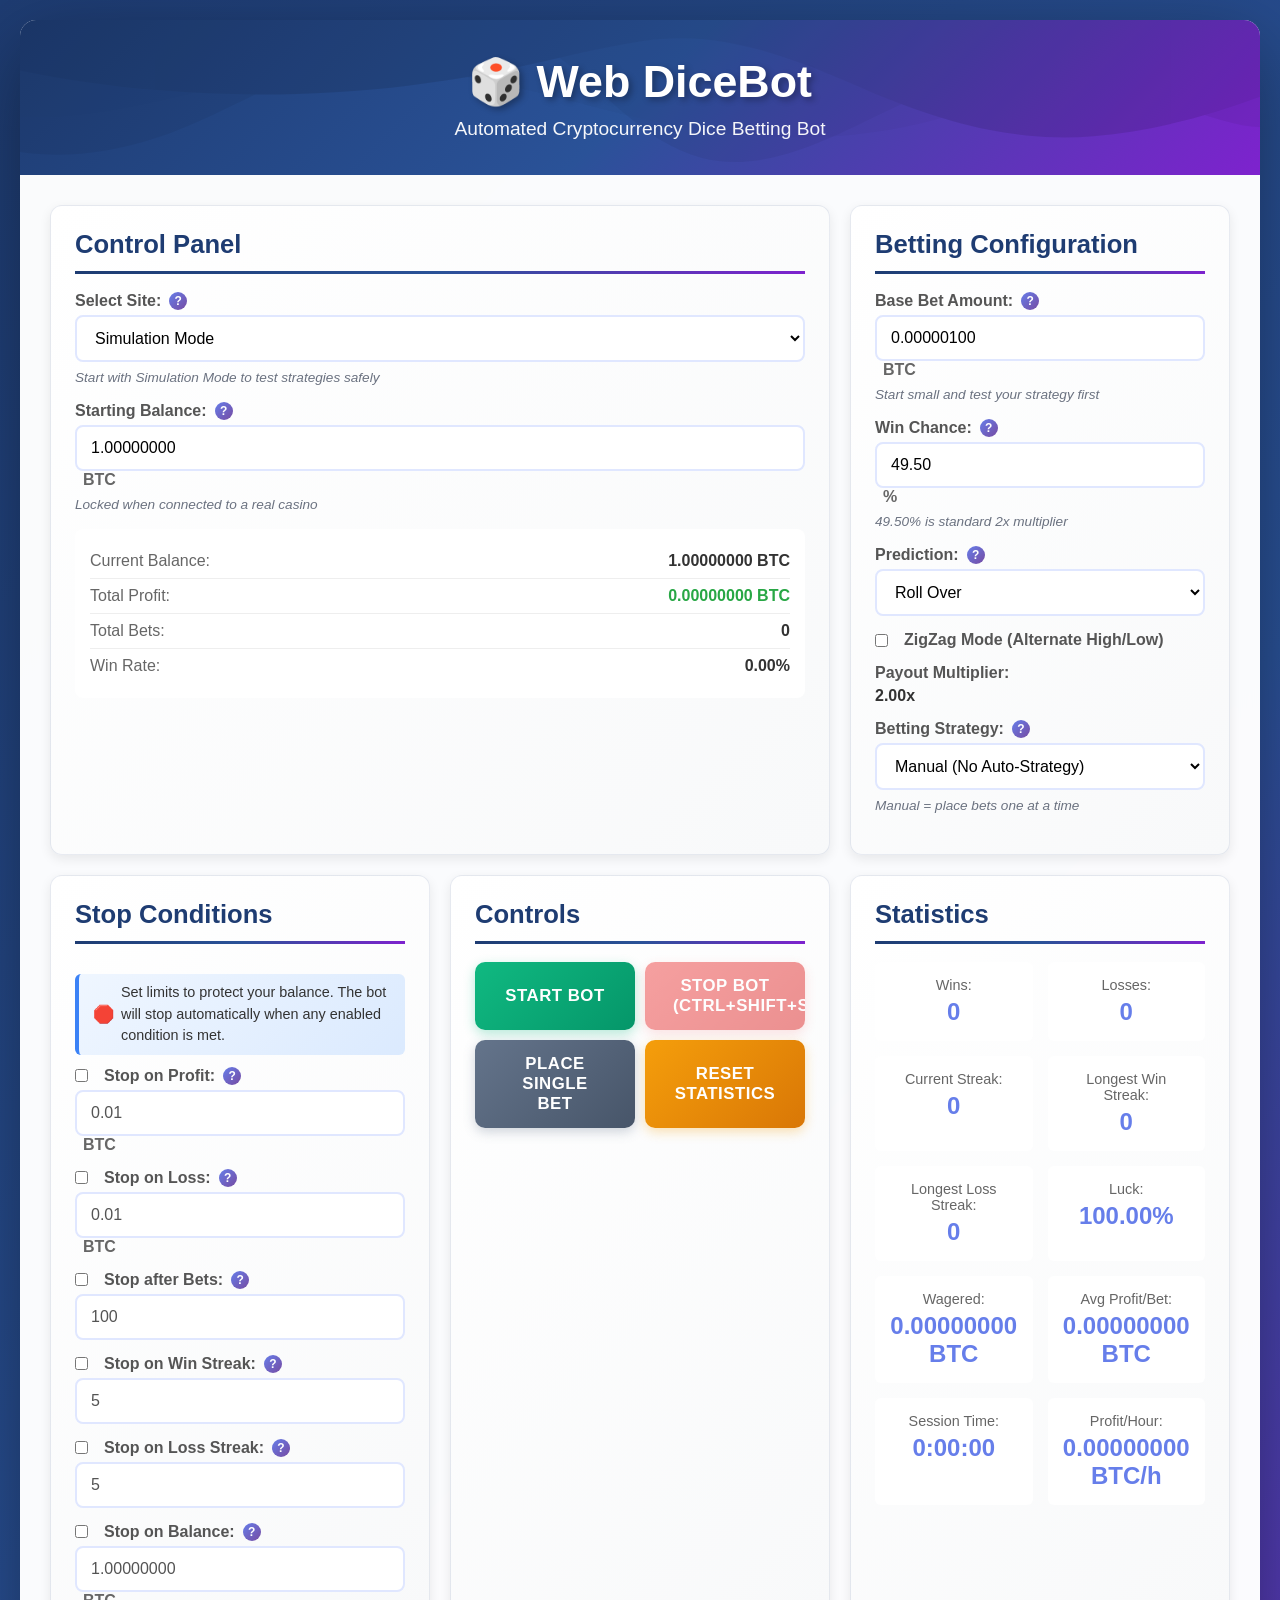
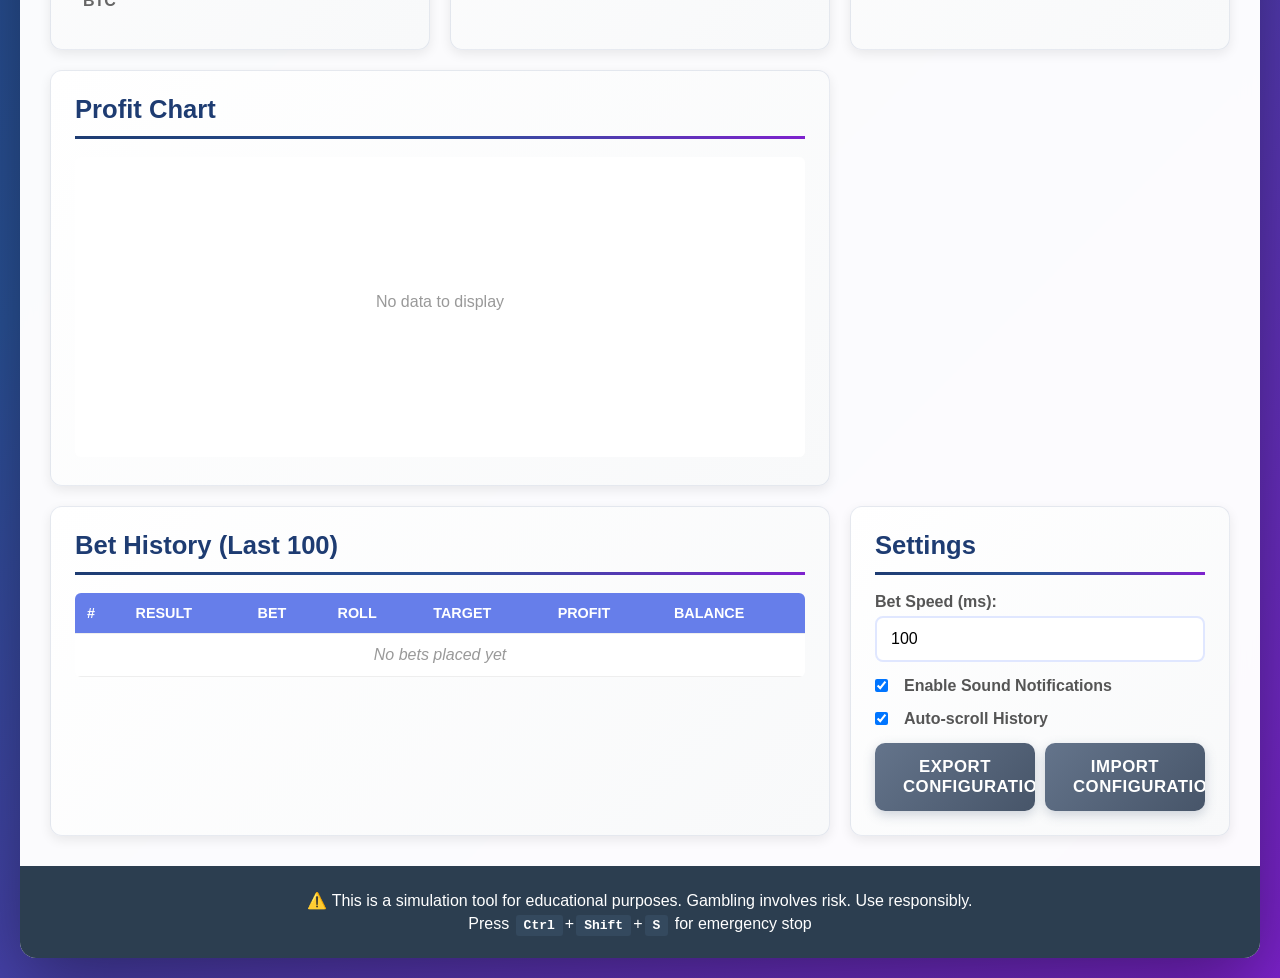
<file: index.html>
<!DOCTYPE html>
<html lang="en">
<head>
    <meta charset="UTF-8">
    <meta name="viewport" content="width=device-width, initial-scale=1.0">
    <title>Web DiceBot - Automated Dice Betting Bot</title>
    <link rel="stylesheet" href="styles.css">
</head>
<body>
    <div class="container">
        <header>
            <h1>🎲 Web DiceBot</h1>
            <p class="subtitle">Automated Cryptocurrency Dice Betting Bot</p>
        </header>

        <div class="main-content">
            <!-- Control Panel -->
            <div class="panel control-panel">
                <h2>Control Panel</h2>
                <div class="form-group">
                    <label for="site-select">
                        Select Site:
                        <span class="tooltip-container">
                            <span class="tooltip-icon">?</span>
                            <span class="tooltip-text">Choose a casino to connect with real money, or use Simulation Mode for safe testing without risk</span>
                        </span>
                    </label>
                    <select id="site-select">
                        <option value="simulation">Simulation Mode</option>
                        <option value="stake">Stake.com</option>
                        <option value="bitsler">Bitsler</option>
                        <option value="duckdice">DuckDice</option>
                    </select>
                    <small class="help-text">Start with Simulation Mode to test strategies safely</small>
                </div>
                
                <!-- API Authentication Panel -->
                <div id="api-auth-panel" style="display: none;">
                    <div class="info-badge">
                        <span class="info-badge-icon">🔐</span>
                        <span>Connect to a real casino using your API key. Your key is stored only in browser memory and never shared.</span>
                    </div>
                    <div class="form-group">
                        <label>API Authentication</label>
                        <div id="api-status" class="api-status disconnected">Not Connected</div>
                    </div>
                    
                    <!-- API Key Authentication -->
                    <div id="api-key-auth" class="auth-method" style="display: none;">
                        <div class="form-group">
                            <label for="api-key">
                                API Key:
                                <span class="tooltip-container">
                                    <span class="tooltip-icon">?</span>
                                    <span class="tooltip-text">Get your API key from the casino's settings page. It allows secure automated betting without sharing your password.</span>
                                </span>
                            </label>
                            <input type="password" id="api-key" placeholder="Enter your API key">
                            <small class="help-text important">Your API key is stored only in browser memory and never sent to third parties</small>
                        </div>
                    </div>
                    
                    <div class="button-group">
                        <button id="connect-api" class="btn btn-primary">Connect</button>
                        <button id="disconnect-api" class="btn btn-secondary" style="display: none;">Disconnect</button>
                    </div>
                </div>
                <div class="form-group">
                    <label for="balance">
                        Starting Balance:
                        <span class="tooltip-container">
                            <span class="tooltip-icon">?</span>
                            <span class="tooltip-text">Set your initial balance for simulation mode. This will be your real balance when connected to a casino.</span>
                        </span>
                    </label>
                    <input type="number" id="balance" value="1.00000000" step="0.00000001" min="0">
                    <span class="unit">BTC</span>
                    <small class="help-text">Locked when connected to a real casino</small>
                </div>
                <div class="status-display">
                    <div class="status-item">
                        <span class="label">Current Balance:</span>
                        <span id="current-balance" class="value">1.00000000 BTC</span>
                    </div>
                    <div class="status-item">
                        <span class="label">Total Profit:</span>
                        <span id="total-profit" class="value profit-positive">0.00000000 BTC</span>
                    </div>
                    <div class="status-item">
                        <span class="label">Total Bets:</span>
                        <span id="total-bets" class="value">0</span>
                    </div>
                    <div class="status-item">
                        <span class="label">Win Rate:</span>
                        <span id="win-rate" class="value">0.00%</span>
                    </div>
                </div>
            </div>

            <!-- Betting Configuration -->
            <div class="panel betting-panel">
                <h2>Betting Configuration</h2>
                <div class="form-group">
                    <label for="bet-amount">
                        Base Bet Amount:
                        <span class="tooltip-container">
                            <span class="tooltip-icon">?</span>
                            <span class="tooltip-text">The starting bet amount. Strategies will adjust this value based on wins/losses.</span>
                        </span>
                    </label>
                    <input type="number" id="bet-amount" value="0.00000100" step="0.00000001" min="0.00000001">
                    <span class="unit">BTC</span>
                    <small class="help-text">Start small and test your strategy first</small>
                </div>
                <div class="form-group">
                    <label for="win-chance">
                        Win Chance:
                        <span class="tooltip-container">
                            <span class="tooltip-icon">?</span>
                            <span class="tooltip-text">Probability of winning (0.01% to 98%). Higher chance = lower payout multiplier.</span>
                        </span>
                    </label>
                    <input type="number" id="win-chance" value="49.50" step="0.01" min="0.01" max="98">
                    <span class="unit">%</span>
                    <small class="help-text">49.50% is standard 2x multiplier</small>
                </div>
                <div class="form-group">
                    <label for="prediction">
                        Prediction:
                        <span class="tooltip-container">
                            <span class="tooltip-icon">?</span>
                            <span class="tooltip-text">Choose whether to bet on rolling over or under the target number.</span>
                        </span>
                    </label>
                    <select id="prediction">
                        <option value="over">Roll Over</option>
                        <option value="under">Roll Under</option>
                    </select>
                </div>
                <div class="form-group">
                    <label>
                        <input type="checkbox" id="zigzag-enabled">
                        ZigZag Mode (Alternate High/Low)
                    </label>
                </div>
                <div class="form-group">
                    <label>Payout Multiplier:</label>
                    <span id="payout-multiplier" class="value">2.00x</span>
                </div>
                <div class="form-group">
                    <label for="strategy">
                        Betting Strategy:
                        <span class="tooltip-container">
                            <span class="tooltip-icon">?</span>
                            <span class="tooltip-text">Choose how your bet amount changes after wins and losses. Martingale doubles on loss, Fibonacci follows the sequence, etc.</span>
                        </span>
                    </label>
                    <select id="strategy">
                        <option value="manual">Manual (No Auto-Strategy)</option>
                        <option value="martingale">Martingale (Double on Loss)</option>
                        <option value="fibonacci">Fibonacci (Sequence Progression)</option>
                        <option value="dalembert">D'Alembert (Gradual Increase)</option>
                        <option value="labouchere">Labouchere (Advanced)</option>
                        <option value="custom">Custom Script (Lua)</option>
                    </select>
                    <small class="help-text">Manual = place bets one at a time</small>
                </div>
                <div id="strategy-config" class="strategy-config" style="display: none;">
                    <div class="form-group">
                        <label for="on-loss">On Loss:</label>
                        <select id="on-loss">
                            <option value="reset">Reset to Base</option>
                            <option value="increase">Increase by %</option>
                            <option value="multiply">Multiply by X</option>
                        </select>
                    </div>
                    <div class="form-group">
                        <label for="loss-value">Loss Value:</label>
                        <input type="number" id="loss-value" value="2" step="0.1" min="0">
                    </div>
                    <div class="form-group">
                        <label for="on-win">On Win:</label>
                        <select id="on-win">
                            <option value="reset">Reset to Base</option>
                            <option value="increase">Increase by %</option>
                            <option value="multiply">Multiply by X</option>
                        </select>
                    </div>
                    <div class="form-group">
                        <label for="win-value">Win Value:</label>
                        <input type="number" id="win-value" value="1" step="0.1" min="0">
                    </div>
                </div>
                <div id="custom-script-config" class="custom-script-config" style="display: none;">
                    <label for="lua-script">Custom Lua Script (Seuntjie's DiceBot Compatible):</label>
                    <textarea id="lua-script" rows="12" placeholder="-- 100% Seuntjie's DiceBot Compatible
-- Read-Write: nextbet, chance, bethigh
-- Read-Only: balance, profit, currentstreak, previousbet, previousprofit, 
--            win, losses, wins, totalbets, basebet
-- Functions: stop(), resetseed(), print(msg)
-- Example Martingale:
if currentstreak < 0 then
    nextbet = previousbet * 2
else
    nextbet = basebet
end"></textarea>
                </div>
            </div>

            <!-- Stop Conditions -->
            <div class="panel stop-conditions-panel">
                <h2>Stop Conditions</h2>
                <div class="info-badge">
                    <span class="info-badge-icon">🛑</span>
                    <span>Set limits to protect your balance. The bot will stop automatically when any enabled condition is met.</span>
                </div>
                <div class="form-group">
                    <label>
                        <input type="checkbox" id="stop-profit-enabled">
                        Stop on Profit:
                        <span class="tooltip-container">
                            <span class="tooltip-icon">?</span>
                            <span class="tooltip-text">Stop betting when you reach this profit target. Recommended to lock in gains.</span>
                        </span>
                    </label>
                    <input type="number" id="stop-profit" value="0.01" step="0.00000001" disabled>
                    <span class="unit">BTC</span>
                </div>
                <div class="form-group">
                    <label>
                        <input type="checkbox" id="stop-loss-enabled">
                        Stop on Loss:
                        <span class="tooltip-container">
                            <span class="tooltip-icon">?</span>
                            <span class="tooltip-text">Stop betting when you lose this amount. Essential for risk management.</span>
                        </span>
                    </label>
                    <input type="number" id="stop-loss" value="0.01" step="0.00000001" disabled>
                    <span class="unit">BTC</span>
                </div>
                <div class="form-group">
                    <label>
                        <input type="checkbox" id="stop-bets-enabled">
                        Stop after Bets:
                        <span class="tooltip-container">
                            <span class="tooltip-icon">?</span>
                            <span class="tooltip-text">Stop after placing this many bets, regardless of profit/loss.</span>
                        </span>
                    </label>
                    <input type="number" id="stop-bets" value="100" step="1" min="1" disabled>
                </div>
                <div class="form-group">
                    <label>
                        <input type="checkbox" id="stop-streak-enabled">
                        Stop on Win Streak:
                        <span class="tooltip-container">
                            <span class="tooltip-icon">?</span>
                            <span class="tooltip-text">Stop after winning this many times in a row.</span>
                        </span>
                    </label>
                    <input type="number" id="stop-streak" value="5" step="1" min="1" disabled>
                </div>
                <div class="form-group">
                    <label>
                        <input type="checkbox" id="stop-loss-streak-enabled">
                        Stop on Loss Streak:
                        <span class="tooltip-container">
                            <span class="tooltip-icon">?</span>
                            <span class="tooltip-text">Stop after losing this many times in a row. Helps prevent emotional betting.</span>
                        </span>
                    </label>
                    <input type="number" id="stop-loss-streak" value="5" step="1" min="1" disabled>
                </div>
                <div class="form-group">
                    <label>
                        <input type="checkbox" id="stop-balance-enabled">
                        Stop on Balance:
                        <span class="tooltip-container">
                            <span class="tooltip-icon">?</span>
                            <span class="tooltip-text">Stop when your balance reaches this amount (can be higher or lower than starting balance).</span>
                        </span>
                    </label>
                    <input type="number" id="stop-balance" value="1.00000000" step="0.00000001" disabled>
                    <span class="unit">BTC</span>
                </div>
            </div>

            <!-- Control Buttons -->
            <div class="panel control-buttons-panel">
                <h2>Controls</h2>
                <div class="button-group">
                    <button id="start-bot" class="btn btn-primary">Start Bot</button>
                    <button id="stop-bot" class="btn btn-danger" disabled>Stop Bot (Ctrl+Shift+S)</button>
                    <button id="place-bet" class="btn btn-secondary">Place Single Bet</button>
                    <button id="reset-stats" class="btn btn-warning">Reset Statistics</button>
                </div>
            </div>

            <!-- Statistics Panel -->
            <div class="panel stats-panel">
                <h2>Statistics</h2>
                <div class="stats-grid">
                    <div class="stat-item">
                        <span class="stat-label">Wins:</span>
                        <span id="stat-wins" class="stat-value">0</span>
                    </div>
                    <div class="stat-item">
                        <span class="stat-label">Losses:</span>
                        <span id="stat-losses" class="stat-value">0</span>
                    </div>
                    <div class="stat-item">
                        <span class="stat-label">Current Streak:</span>
                        <span id="stat-streak" class="stat-value">0</span>
                    </div>
                    <div class="stat-item">
                        <span class="stat-label">Longest Win Streak:</span>
                        <span id="stat-longest-win" class="stat-value">0</span>
                    </div>
                    <div class="stat-item">
                        <span class="stat-label">Longest Loss Streak:</span>
                        <span id="stat-longest-loss" class="stat-value">0</span>
                    </div>
                    <div class="stat-item">
                        <span class="stat-label">Luck:</span>
                        <span id="stat-luck" class="stat-value">100.00%</span>
                    </div>
                    <div class="stat-item">
                        <span class="stat-label">Wagered:</span>
                        <span id="stat-wagered" class="stat-value">0.00000000 BTC</span>
                    </div>
                    <div class="stat-item">
                        <span class="stat-label">Avg Profit/Bet:</span>
                        <span id="stat-avg-profit" class="stat-value">0.00000000 BTC</span>
                    </div>
                    <div class="stat-item">
                        <span class="stat-label">Session Time:</span>
                        <span id="stat-session-time" class="stat-value">0:00:00</span>
                    </div>
                    <div class="stat-item">
                        <span class="stat-label">Profit/Hour:</span>
                        <span id="stat-profit-hour" class="stat-value">0.00000000 BTC/h</span>
                    </div>
                </div>
            </div>

            <!-- Chart Panel -->
            <div class="panel chart-panel">
                <h2>Profit Chart</h2>
                <canvas id="profit-chart"></canvas>
            </div>

            <!-- Bet History -->
            <div class="panel history-panel">
                <h2>Bet History (Last 100)</h2>
                <div class="table-container">
                    <table id="bet-history">
                        <thead>
                            <tr>
                                <th>#</th>
                                <th>Result</th>
                                <th>Bet</th>
                                <th>Roll</th>
                                <th>Target</th>
                                <th>Profit</th>
                                <th>Balance</th>
                            </tr>
                        </thead>
                        <tbody id="bet-history-body">
                            <tr>
                                <td colspan="7" class="no-data">No bets placed yet</td>
                            </tr>
                        </tbody>
                    </table>
                </div>
            </div>

            <!-- Settings Panel -->
            <div class="panel settings-panel">
                <h2>Settings</h2>
                <div class="form-group">
                    <label for="bet-speed">Bet Speed (ms):</label>
                    <input type="number" id="bet-speed" value="100" step="10" min="10">
                </div>
                <div class="form-group">
                    <label>
                        <input type="checkbox" id="sound-enabled" checked>
                        Enable Sound Notifications
                    </label>
                </div>
                <div class="form-group">
                    <label>
                        <input type="checkbox" id="auto-scroll" checked>
                        Auto-scroll History
                    </label>
                </div>
                <div class="button-group">
                    <button id="export-config" class="btn btn-secondary">Export Configuration</button>
                    <button id="import-config" class="btn btn-secondary">Import Configuration</button>
                    <input type="file" id="import-file" style="display: none;" accept=".json">
                </div>
            </div>
        </div>

        <footer>
            <p>⚠️ This is a simulation tool for educational purposes. Gambling involves risk. Use responsibly.</p>
            <p>Press <kbd>Ctrl</kbd>+<kbd>Shift</kbd>+<kbd>S</kbd> for emergency stop</p>
        </footer>
    </div>

    <script src="casino-api.js"></script>
    <script src="script.js"></script>
</body>
</html>
</file>
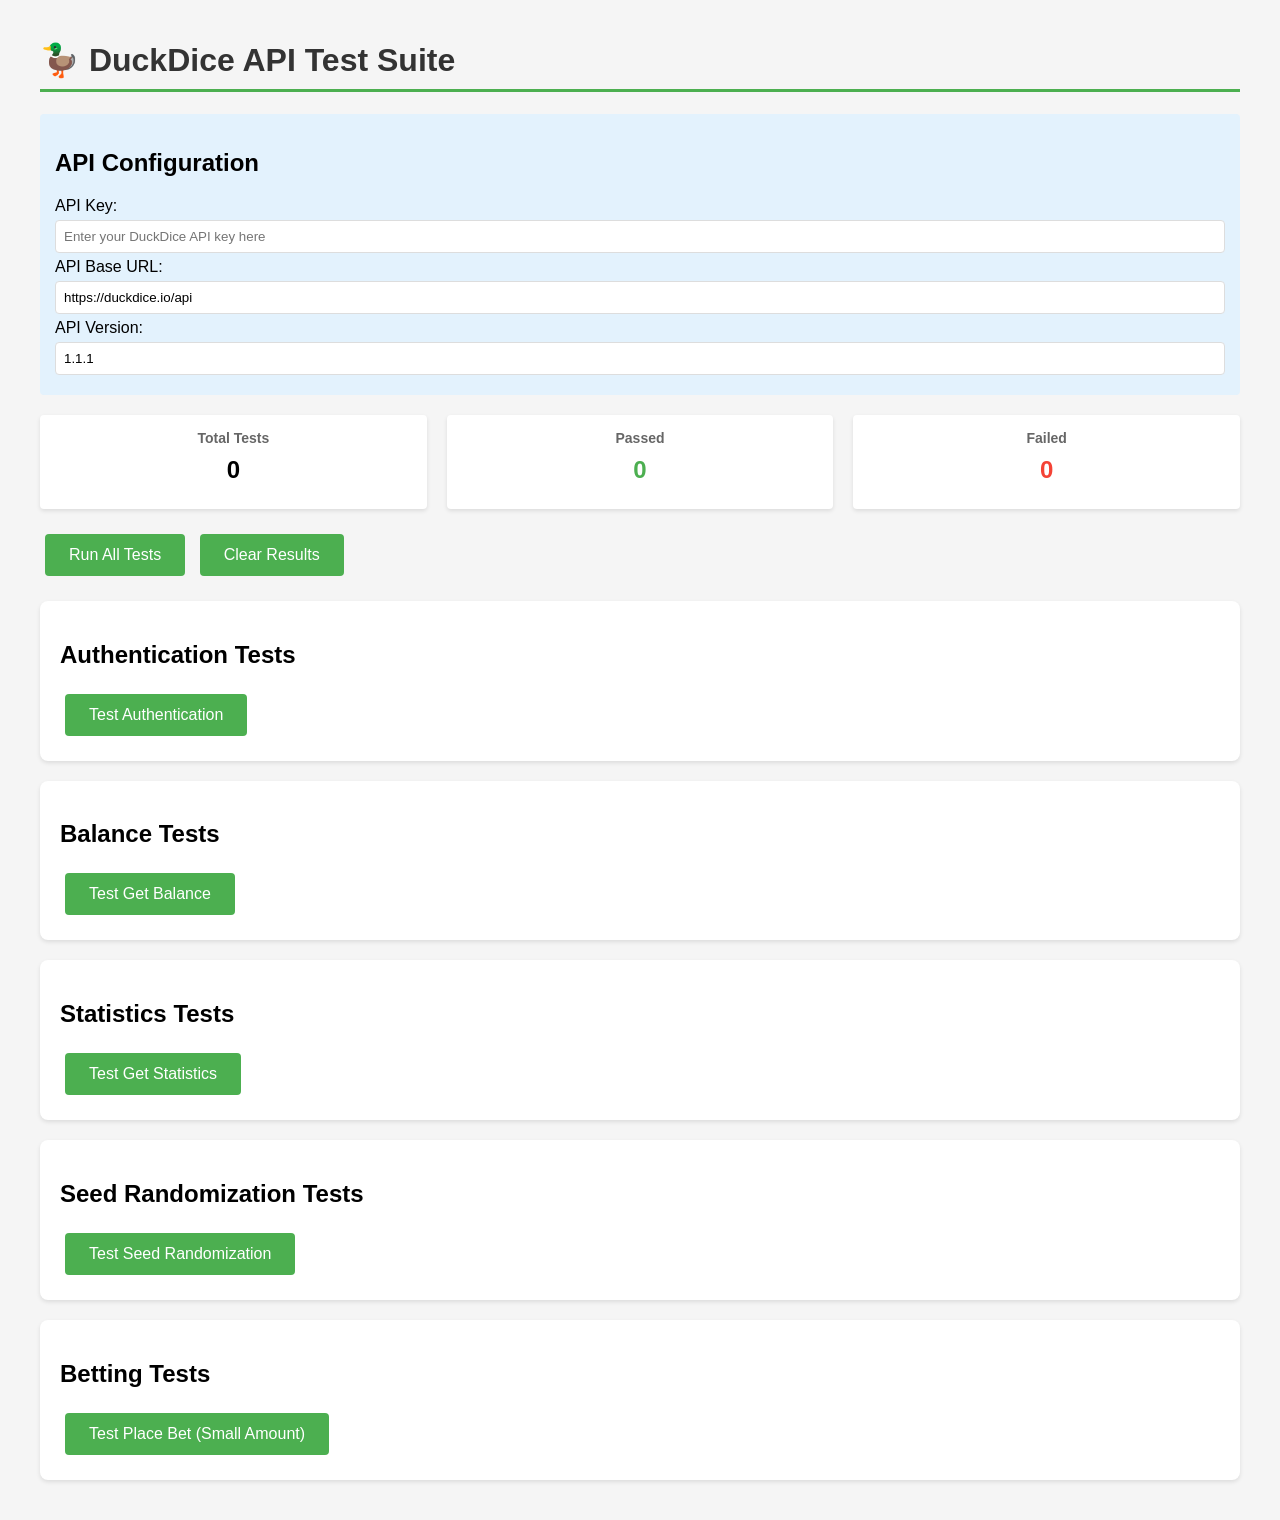
<file: test-duckdice-api.html>
<!DOCTYPE html>
<html lang="en">
<head>
    <meta charset="UTF-8">
    <meta name="viewport" content="width=device-width, initial-scale=1.0">
    <title>DuckDice API Test Suite</title>
    <style>
        body {
            font-family: 'Segoe UI', Tahoma, Geneva, Verdana, sans-serif;
            max-width: 1200px;
            margin: 0 auto;
            padding: 20px;
            background: #f5f5f5;
        }
        h1 {
            color: #333;
            border-bottom: 3px solid #4CAF50;
            padding-bottom: 10px;
        }
        .test-section {
            background: white;
            padding: 20px;
            margin: 20px 0;
            border-radius: 8px;
            box-shadow: 0 2px 4px rgba(0,0,0,0.1);
        }
        .test-case {
            margin: 15px 0;
            padding: 15px;
            border-left: 4px solid #2196F3;
            background: #f9f9f9;
        }
        .test-case h3 {
            margin: 0 0 10px 0;
            color: #2196F3;
        }
        .test-result {
            margin: 10px 0;
            padding: 10px;
            border-radius: 4px;
        }
        .test-result.success {
            background: #d4edda;
            color: #155724;
            border: 1px solid #c3e6cb;
        }
        .test-result.error {
            background: #f8d7da;
            color: #721c24;
            border: 1px solid #f5c6cb;
        }
        .test-result.pending {
            background: #fff3cd;
            color: #856404;
            border: 1px solid #ffeaa7;
        }
        button {
            background: #4CAF50;
            color: white;
            border: none;
            padding: 12px 24px;
            font-size: 16px;
            cursor: pointer;
            border-radius: 4px;
            margin: 5px;
        }
        button:hover {
            background: #45a049;
        }
        button:disabled {
            background: #cccccc;
            cursor: not-allowed;
        }
        .api-config {
            background: #e3f2fd;
            padding: 15px;
            border-radius: 4px;
            margin-bottom: 20px;
        }
        .api-config input {
            width: 100%;
            padding: 8px;
            margin: 5px 0;
            border: 1px solid #ddd;
            border-radius: 4px;
            box-sizing: border-box;
        }
        pre {
            background: #f4f4f4;
            padding: 10px;
            border-radius: 4px;
            overflow-x: auto;
            font-size: 12px;
        }
        .stats {
            display: flex;
            gap: 20px;
            margin: 20px 0;
        }
        .stat-box {
            flex: 1;
            background: #fff;
            padding: 15px;
            border-radius: 4px;
            text-align: center;
            box-shadow: 0 2px 4px rgba(0,0,0,0.1);
        }
        .stat-box h3 {
            margin: 0;
            color: #666;
            font-size: 14px;
        }
        .stat-box .value {
            font-size: 24px;
            font-weight: bold;
            margin: 10px 0;
        }
        .stat-box.passed .value {
            color: #4CAF50;
        }
        .stat-box.failed .value {
            color: #f44336;
        }
    </style>
</head>
<body>
    <h1>🦆 DuckDice API Test Suite</h1>
    
    <div class="api-config">
        <h2>API Configuration</h2>
        <label>API Key:</label>
        <input type="text" id="api-key" value="" placeholder="Enter your DuckDice API key here">
        <label>API Base URL:</label>
        <input type="text" id="api-url" value="https://duckdice.io/api" readonly>
        <label>API Version:</label>
        <input type="text" id="api-version" value="1.1.1" readonly>
    </div>

    <div class="stats">
        <div class="stat-box">
            <h3>Total Tests</h3>
            <div class="value" id="total-tests">0</div>
        </div>
        <div class="stat-box passed">
            <h3>Passed</h3>
            <div class="value" id="passed-tests">0</div>
        </div>
        <div class="stat-box failed">
            <h3>Failed</h3>
            <div class="value" id="failed-tests">0</div>
        </div>
    </div>

    <button onclick="runAllTests()">Run All Tests</button>
    <button onclick="clearResults()">Clear Results</button>

    <div class="test-section">
        <h2>Authentication Tests</h2>
        <button onclick="testAuthentication()">Test Authentication</button>
        <div id="auth-results"></div>
    </div>

    <div class="test-section">
        <h2>Balance Tests</h2>
        <button onclick="testGetBalance()">Test Get Balance</button>
        <div id="balance-results"></div>
    </div>

    <div class="test-section">
        <h2>Statistics Tests</h2>
        <button onclick="testGetStatistics()">Test Get Statistics</button>
        <div id="stats-results"></div>
    </div>

    <div class="test-section">
        <h2>Seed Randomization Tests</h2>
        <button onclick="testSeedRandomization()">Test Seed Randomization</button>
        <div id="seed-results"></div>
    </div>

    <div class="test-section">
        <h2>Betting Tests</h2>
        <button onclick="testPlaceBet()">Test Place Bet (Small Amount)</button>
        <div id="bet-results"></div>
    </div>

    <script src="duckdice-api.js"></script>
    <script>
        let totalTests = 0;
        let passedTests = 0;
        let failedTests = 0;

        function updateStats() {
            document.getElementById('total-tests').textContent = totalTests;
            document.getElementById('passed-tests').textContent = passedTests;
            document.getElementById('failed-tests').textContent = failedTests;
        }

        function addTestResult(containerId, testName, success, message, data = null) {
            totalTests++;
            if (success) {
                passedTests++;
            } else {
                failedTests++;
            }
            updateStats();

            const container = document.getElementById(containerId);
            const testCase = document.createElement('div');
            testCase.className = 'test-case';
            
            const result = document.createElement('div');
            result.className = `test-result ${success ? 'success' : 'error'}`;
            
            let html = `<strong>${success ? '✅' : '❌'} ${testName}</strong><br>${message}`;
            
            if (data) {
                html += `<pre>${JSON.stringify(data, null, 2)}</pre>`;
            }
            
            result.innerHTML = html;
            testCase.appendChild(result);
            container.appendChild(testCase);
        }

        function clearResults() {
            const resultContainers = ['auth-results', 'balance-results', 'stats-results', 'seed-results', 'bet-results'];
            resultContainers.forEach(id => {
                document.getElementById(id).innerHTML = '';
            });
            totalTests = 0;
            passedTests = 0;
            failedTests = 0;
            updateStats();
        }

        async function testAuthentication() {
            const apiKey = document.getElementById('api-key').value;
            const api = new DuckDiceAPI();
            
            try {
                const result = await api.authenticate({ apiKey });
                if (result.success) {
                    addTestResult('auth-results', 'Authentication', true, 'Successfully authenticated with DuckDice API', result);
                } else {
                    addTestResult('auth-results', 'Authentication', false, result.message, result);
                }
            } catch (error) {
                addTestResult('auth-results', 'Authentication', false, error.message, { error: error.toString() });
            }
        }

        async function testGetBalance() {
            const apiKey = document.getElementById('api-key').value;
            const api = new DuckDiceAPI();
            
            try {
                api.apiKey = apiKey;
                api.authenticated = true;
                
                const balance = await api.getBalance();
                if (balance !== null && balance !== undefined) {
                    addTestResult('balance-results', 'Get Balance', true, `Current balance retrieved: ${balance} BTC`, { balance });
                } else {
                    addTestResult('balance-results', 'Get Balance', false, 'Failed to retrieve balance');
                }
            } catch (error) {
                addTestResult('balance-results', 'Get Balance', false, error.message, { error: error.toString() });
            }
        }

        async function testGetStatistics() {
            const apiKey = document.getElementById('api-key').value;
            const api = new DuckDiceAPI();
            
            try {
                api.apiKey = apiKey;
                api.authenticated = true;
                
                const stats = await api.getStatistics();
                if (stats && stats.bets !== undefined) {
                    addTestResult('stats-results', 'Get Statistics', true, 'Statistics retrieved successfully', stats);
                } else {
                    addTestResult('stats-results', 'Get Statistics', false, 'Failed to retrieve statistics');
                }
            } catch (error) {
                addTestResult('stats-results', 'Get Statistics', false, error.message, { error: error.toString() });
            }
        }

        async function testSeedRandomization() {
            const apiKey = document.getElementById('api-key').value;
            const api = new DuckDiceAPI();
            
            try {
                api.apiKey = apiKey;
                api.authenticated = true;
                
                const seed = await api.randomizeSeed();
                if (seed && seed.clientSeed) {
                    addTestResult('seed-results', 'Seed Randomization', true, 'Seed randomized successfully', seed);
                } else {
                    addTestResult('seed-results', 'Seed Randomization', false, 'Failed to randomize seed');
                }
            } catch (error) {
                addTestResult('seed-results', 'Seed Randomization', false, error.message, { error: error.toString() });
            }
        }

        async function testPlaceBet() {
            const apiKey = document.getElementById('api-key').value;
            const api = new DuckDiceAPI();
            
            try {
                api.apiKey = apiKey;
                api.authenticated = true;
                
                // Place a very small bet to test
                const result = await api.placeBet(0.00000001, 50, 'over');
                if (result.success) {
                    addTestResult('bet-results', 'Place Bet', true, `Bet placed successfully. Roll: ${result.roll}, Won: ${result.won}`, result);
                } else {
                    addTestResult('bet-results', 'Place Bet', false, result.message || 'Failed to place bet', result);
                }
            } catch (error) {
                addTestResult('bet-results', 'Place Bet', false, error.message, { error: error.toString() });
            }
        }

        async function runAllTests() {
            clearResults();
            await testAuthentication();
            await new Promise(resolve => setTimeout(resolve, 1000));
            await testGetBalance();
            await new Promise(resolve => setTimeout(resolve, 1000));
            await testGetStatistics();
            await new Promise(resolve => setTimeout(resolve, 1000));
            await testSeedRandomization();
            await new Promise(resolve => setTimeout(resolve, 1000));
            // Uncomment if you want to test betting with real money
            // await testPlaceBet();
        }
    </script>
</body>
</html>
</file>
<file: styles.css>
/* Global Styles */
* {
    margin: 0;
    padding: 0;
    box-sizing: border-box;
}

body {
    font-family: -apple-system, BlinkMacSystemFont, 'Segoe UI', Roboto, Oxygen, Ubuntu, Cantarell, sans-serif;
    background: linear-gradient(135deg, #1e3c72 0%, #2a5298 50%, #7e22ce 100%);
    min-height: 100vh;
    padding: 20px;
    color: #333;
}

.container {
    max-width: 1600px;
    margin: 0 auto;
    background: rgba(255, 255, 255, 0.98);
    border-radius: 16px;
    box-shadow: 0 25px 80px rgba(0, 0, 0, 0.4);
    overflow: hidden;
    backdrop-filter: blur(10px);
}

header {
    background: linear-gradient(135deg, #1e3c72 0%, #2a5298 50%, #7e22ce 100%);
    color: white;
    padding: 35px 30px;
    text-align: center;
    position: relative;
}

header::before {
    content: '';
    position: absolute;
    top: 0;
    left: 0;
    right: 0;
    bottom: 0;
    background: url('data:image/svg+xml,<svg xmlns="http://www.w3.org/2000/svg" viewBox="0 0 1200 120"><path d="M0,0V46.29c47.79,22.2,103.59,32.17,158,28,70.36-5.37,136.33-33.31,206.8-37.5C438.64,32.43,512.34,53.67,583,72.05c69.27,18,138.3,24.88,209.4,13.08,36.15-6,69.85-17.84,104.45-29.34C989.49,25,1113-14.29,1200,52.47V0Z" opacity=".25"/><path d="M0,0V15.81C13,36.92,27.64,56.86,47.69,72.05,99.41,111.27,165,111,224.58,91.58c31.15-10.15,60.09-26.07,89.67-39.8,40.92-19,84.73-46,130.83-49.67,36.26-2.85,70.9,9.42,98.6,31.56,31.77,25.39,62.32,62,103.63,73,40.44,10.79,81.35-6.69,119.13-24.28s75.16-39,116.92-43.05c59.73-5.85,113.28,22.88,168.9,38.84,30.2,8.66,59,6.17,87.09-7.5,22.43-10.89,48-26.93,60.65-49.24V0Z" opacity=".5"/><path d="M0,0V5.63C149.93,59,314.09,71.32,475.83,42.57c43-7.64,84.23-20.12,127.61-26.46,59-8.63,112.48,12.24,165.56,35.4C827.93,77.22,886,95.24,951.2,90c86.53-7,172.46-45.71,248.8-84.81V0Z"/></svg>') no-repeat center bottom;
    background-size: cover;
    opacity: 0.1;
}

header h1 {
    font-size: 2.8em;
    margin-bottom: 10px;
    text-shadow: 3px 3px 6px rgba(0, 0, 0, 0.3);
    font-weight: 700;
    position: relative;
    z-index: 1;
}

.subtitle {
    font-size: 1.2em;
    opacity: 0.95;
    font-weight: 300;
    position: relative;
    z-index: 1;
}

.main-content {
    padding: 30px;
    display: grid;
    grid-template-columns: repeat(auto-fit, minmax(300px, 1fr));
    gap: 20px;
}

/* Panel Styles */
.panel {
    background: linear-gradient(135deg, #ffffff 0%, #f8f9fa 100%);
    border-radius: 12px;
    padding: 24px;
    box-shadow: 0 4px 12px rgba(0, 0, 0, 0.08);
    border: 1px solid rgba(30, 60, 114, 0.1);
    transition: transform 0.3s ease, box-shadow 0.3s ease;
}

.panel:hover {
    transform: translateY(-2px);
    box-shadow: 0 6px 16px rgba(0, 0, 0, 0.12);
}

.panel h2 {
    color: #1e3c72;
    margin-bottom: 18px;
    font-size: 1.6em;
    border-bottom: 3px solid;
    border-image: linear-gradient(90deg, #1e3c72 0%, #2a5298 50%, #7e22ce 100%) 1;
    padding-bottom: 12px;
    font-weight: 600;
}

/* Form Styles */
.form-group {
    margin-bottom: 15px;
}

.form-group label {
    display: block;
    margin-bottom: 5px;
    font-weight: 600;
    color: #555;
}

.form-group input[type="number"],
.form-group input[type="text"],
.form-group input[type="password"],
.form-group select,
.form-group textarea {
    width: 100%;
    padding: 12px 14px;
    border: 2px solid #e0e7ff;
    border-radius: 8px;
    font-size: 1em;
    transition: all 0.3s ease;
    background: white;
}

.form-group input:focus,
.form-group select:focus,
.form-group textarea:focus {
    outline: none;
    border-color: #2a5298;
    box-shadow: 0 0 0 3px rgba(42, 82, 152, 0.1);
    background: #fafbff;
}

.form-group input[type="checkbox"] {
    margin-right: 8px;
    width: auto;
    cursor: pointer;
}

.unit {
    margin-left: 8px;
    color: #666;
    font-weight: 600;
}

.value {
    font-weight: 700;
    color: #333;
}

/* Status Display */
.status-display {
    background: white;
    border-radius: 8px;
    padding: 15px;
    margin-top: 15px;
}

.status-item {
    display: flex;
    justify-content: space-between;
    padding: 8px 0;
    border-bottom: 1px solid #eee;
}

.status-item:last-child {
    border-bottom: none;
}

.status-item .label {
    color: #666;
}

.profit-positive {
    color: #28a745;
}

.profit-negative {
    color: #dc3545;
}

/* Button Styles */
.button-group {
    display: flex;
    gap: 10px;
    flex-wrap: wrap;
    margin-top: 15px;
}

.btn {
    padding: 14px 28px;
    border: none;
    border-radius: 10px;
    font-size: 1.05em;
    font-weight: 600;
    cursor: pointer;
    transition: all 0.3s ease;
    flex: 1;
    min-width: 130px;
    position: relative;
    overflow: hidden;
    text-transform: uppercase;
    letter-spacing: 0.5px;
}

.btn::before {
    content: '';
    position: absolute;
    top: 50%;
    left: 50%;
    width: 0;
    height: 0;
    border-radius: 50%;
    background: rgba(255, 255, 255, 0.3);
    transform: translate(-50%, -50%);
    transition: width 0.6s, height 0.6s;
}

.btn:hover::before {
    width: 300px;
    height: 300px;
}

.btn:hover {
    transform: translateY(-3px);
    box-shadow: 0 8px 20px rgba(0, 0, 0, 0.25);
}

.btn:active {
    transform: translateY(-1px);
}

.btn:disabled {
    opacity: 0.5;
    cursor: not-allowed;
    transform: none !important;
}

.btn-primary {
    background: linear-gradient(135deg, #10b981 0%, #059669 100%);
    color: white;
    box-shadow: 0 4px 12px rgba(16, 185, 129, 0.3);
}

.btn-primary:hover {
    background: linear-gradient(135deg, #059669 0%, #047857 100%);
}

.btn-danger {
    background: linear-gradient(135deg, #ef4444 0%, #dc2626 100%);
    color: white;
    box-shadow: 0 4px 12px rgba(239, 68, 68, 0.3);
}

.btn-danger:hover {
    background: linear-gradient(135deg, #dc2626 0%, #b91c1c 100%);
}

.btn-secondary {
    background: linear-gradient(135deg, #64748b 0%, #475569 100%);
    color: white;
    box-shadow: 0 4px 12px rgba(100, 116, 139, 0.3);
}

.btn-secondary:hover {
    background: linear-gradient(135deg, #475569 0%, #334155 100%);
}

.btn-warning {
    background: linear-gradient(135deg, #f59e0b 0%, #d97706 100%);
    color: white;
    box-shadow: 0 4px 12px rgba(245, 158, 11, 0.3);
}

.btn-warning:hover {
    background: linear-gradient(135deg, #d97706 0%, #b45309 100%);
}

/* Statistics Grid */
.stats-grid {
    display: grid;
    grid-template-columns: repeat(auto-fit, minmax(150px, 1fr));
    gap: 15px;
    margin-top: 15px;
}

.stat-item {
    background: white;
    padding: 15px;
    border-radius: 6px;
    text-align: center;
}

.stat-label {
    display: block;
    color: #666;
    font-size: 0.9em;
    margin-bottom: 5px;
}

.stat-value {
    display: block;
    font-size: 1.5em;
    font-weight: 700;
    color: #667eea;
}

/* Chart Styles */
#profit-chart {
    width: 100%;
    height: 300px;
    background: white;
    border-radius: 6px;
}

/* Table Styles */
.table-container {
    overflow-x: auto;
    margin-top: 15px;
}

table {
    width: 100%;
    border-collapse: collapse;
    background: white;
    border-radius: 6px;
    overflow: hidden;
}

thead {
    background: #667eea;
    color: white;
}

th, td {
    padding: 12px;
    text-align: left;
    border-bottom: 1px solid #eee;
}

th {
    font-weight: 600;
    text-transform: uppercase;
    font-size: 0.9em;
}

tbody tr:hover {
    background: #f8f9fa;
}

.bet-win {
    background: #d4edda !important;
}

.bet-loss {
    background: #f8d7da !important;
}

.no-data {
    text-align: center;
    color: #999;
    font-style: italic;
}

/* Strategy Config */
.strategy-config,
.custom-script-config {
    background: white;
    padding: 15px;
    border-radius: 6px;
    margin-top: 15px;
}

/* Specific Panel Layouts */
.control-panel {
    grid-column: span 2;
}

.chart-panel {
    grid-column: span 2;
}

.history-panel {
    grid-column: span 2;
}

/* Footer */
footer {
    background: #2c3e50;
    color: white;
    padding: 20px;
    text-align: center;
}

footer p {
    margin: 5px 0;
}

kbd {
    background: #34495e;
    padding: 3px 8px;
    border-radius: 3px;
    font-family: monospace;
    font-weight: 600;
    margin: 0 2px;
}

/* Responsive Design */
@media (max-width: 768px) {
    .main-content {
        grid-template-columns: 1fr;
    }
    
    .control-panel,
    .chart-panel,
    .history-panel {
        grid-column: span 1;
    }
    
    header h1 {
        font-size: 1.8em;
    }
    
    .button-group {
        flex-direction: column;
    }
    
    .btn {
        width: 100%;
    }
}

/* Animation */
@keyframes pulse {
    0%, 100% {
        opacity: 1;
    }
    50% {
        opacity: 0.5;
    }
}

.betting-active {
    animation: pulse 1s infinite;
}

/* Scrollbar Styling */
::-webkit-scrollbar {
    width: 10px;
    height: 10px;
}

::-webkit-scrollbar-track {
    background: #f1f1f1;
    border-radius: 5px;
}

::-webkit-scrollbar-thumb {
    background: #667eea;
    border-radius: 5px;
}

::-webkit-scrollbar-thumb:hover {
    background: #764ba2;
}

/* API Authentication Styles */
#api-auth-panel {
    background: white;
    border-radius: 8px;
    padding: 15px;
    margin-top: 15px;
    border: 2px solid #ddd;
}

.api-status {
    padding: 10px;
    border-radius: 6px;
    font-weight: 600;
    text-align: center;
    margin-bottom: 10px;
}

.api-status.connected {
    background: #d4edda;
    color: #155724;
    border: 2px solid #28a745;
}

.api-status.disconnected {
    background: #f8d7da;
    color: #721c24;
    border: 2px solid #dc3545;
}

.auth-method {
    margin-top: 10px;
}

#api-auth-panel .form-group input {
    width: 100%;
}

/* Tooltip Styles - Improved UX */
.tooltip-container {
    position: relative;
    display: inline-flex;
    align-items: center;
    gap: 5px;
}

.tooltip-icon {
    display: inline-flex;
    align-items: center;
    justify-content: center;
    width: 18px;
    height: 18px;
    border-radius: 50%;
    background: linear-gradient(135deg, #667eea 0%, #764ba2 100%);
    color: white;
    font-size: 12px;
    font-weight: bold;
    cursor: help;
    transition: all 0.3s ease;
}

.tooltip-icon:hover {
    transform: scale(1.1);
    box-shadow: 0 2px 8px rgba(102, 126, 234, 0.4);
}

.tooltip-text {
    visibility: hidden;
    opacity: 0;
    position: absolute;
    z-index: 1000;
    background: linear-gradient(135deg, #1e3c72 0%, #2a5298 100%);
    color: white;
    padding: 12px 16px;
    border-radius: 8px;
    font-size: 0.9em;
    line-height: 1.4;
    white-space: normal;
    max-width: 280px;
    width: max-content;
    bottom: 125%;
    left: 50%;
    transform: translateX(-50%) translateY(10px);
    transition: all 0.3s ease;
    box-shadow: 0 4px 12px rgba(0, 0, 0, 0.3);
    pointer-events: none;
}

.tooltip-text::after {
    content: "";
    position: absolute;
    top: 100%;
    left: 50%;
    transform: translateX(-50%);
    border-width: 8px;
    border-style: solid;
    border-color: #2a5298 transparent transparent transparent;
}

.tooltip-container:hover .tooltip-text {
    visibility: visible;
    opacity: 1;
    transform: translateX(-50%) translateY(0);
}

/* Help Text Styles */
.help-text {
    display: block;
    font-size: 0.85em;
    color: #6b7280;
    margin-top: 6px;
    font-style: italic;
    line-height: 1.4;
}

.help-text.important {
    color: #f59e0b;
    font-weight: 500;
    font-style: normal;
}

.help-text.success {
    color: #10b981;
}

.help-text.warning {
    color: #ef4444;
}

/* Enhanced Form Group with Tooltips */
.form-group label {
    display: flex;
    align-items: center;
    gap: 8px;
    margin-bottom: 5px;
    font-weight: 600;
    color: #555;
}

/* Info Badge */
.info-badge {
    display: inline-flex;
    align-items: center;
    gap: 6px;
    padding: 8px 14px;
    background: linear-gradient(135deg, #eff6ff 0%, #dbeafe 100%);
    border-left: 4px solid #3b82f6;
    border-radius: 6px;
    margin: 12px 0;
    font-size: 0.9em;
    line-height: 1.5;
}

.info-badge-icon {
    font-size: 1.2em;
    color: #3b82f6;
}

/* Enhanced API Status */
.api-status {
    padding: 10px 16px;
    border-radius: 8px;
    font-weight: 600;
    text-align: center;
    transition: all 0.3s ease;
}

.api-status.disconnected {
    background: linear-gradient(135deg, #fee2e2 0%, #fecaca 100%);
    color: #991b1b;
    border: 2px solid #fca5a5;
}

.api-status.connected {
    background: linear-gradient(135deg, #dcfce7 0%, #bbf7d0 100%);
    color: #065f46;
    border: 2px solid #86efac;
}

.api-status.connecting {
    background: linear-gradient(135deg, #fef3c7 0%, #fde68a 100%);
    color: #92400e;
    border: 2px solid #fcd34d;
    animation: pulse 1.5s ease-in-out infinite;
}

@keyframes pulse {
    0%, 100% {
        opacity: 1;
    }
    50% {
        opacity: 0.7;
    }
}

/* Enhanced Section Headers */
.section-header {
    display: flex;
    align-items: center;
    gap: 10px;
    margin-bottom: 18px;
}

.section-icon {
    font-size: 1.4em;
}

/* Field Description */
.field-description {
    font-size: 0.85em;
    color: #6b7280;
    margin-top: 4px;
    display: block;
}

/* Improved Input Focus States */
.form-group input:focus,
.form-group select:focus,
.form-group textarea:focus {
    outline: none;
    border-color: #667eea;
    box-shadow: 0 0 0 3px rgba(102, 126, 234, 0.15);
    background: #fafbff;
}

/* Better Visual Hierarchy */
.panel-section {
    background: white;
    padding: 16px;
    border-radius: 8px;
    margin: 12px 0;
    border: 1px solid #e5e7eb;
}

.panel-section-title {
    font-weight: 600;
    color: #374151;
    margin-bottom: 12px;
    font-size: 1.1em;
}

/* Responsive tooltips for mobile */
@media (max-width: 768px) {
    .tooltip-text {
        max-width: 220px;
        font-size: 0.85em;
        padding: 10px 12px;
    }
    
    .tooltip-icon {
        width: 16px;
        height: 16px;
        font-size: 11px;
    }
}
</file>
